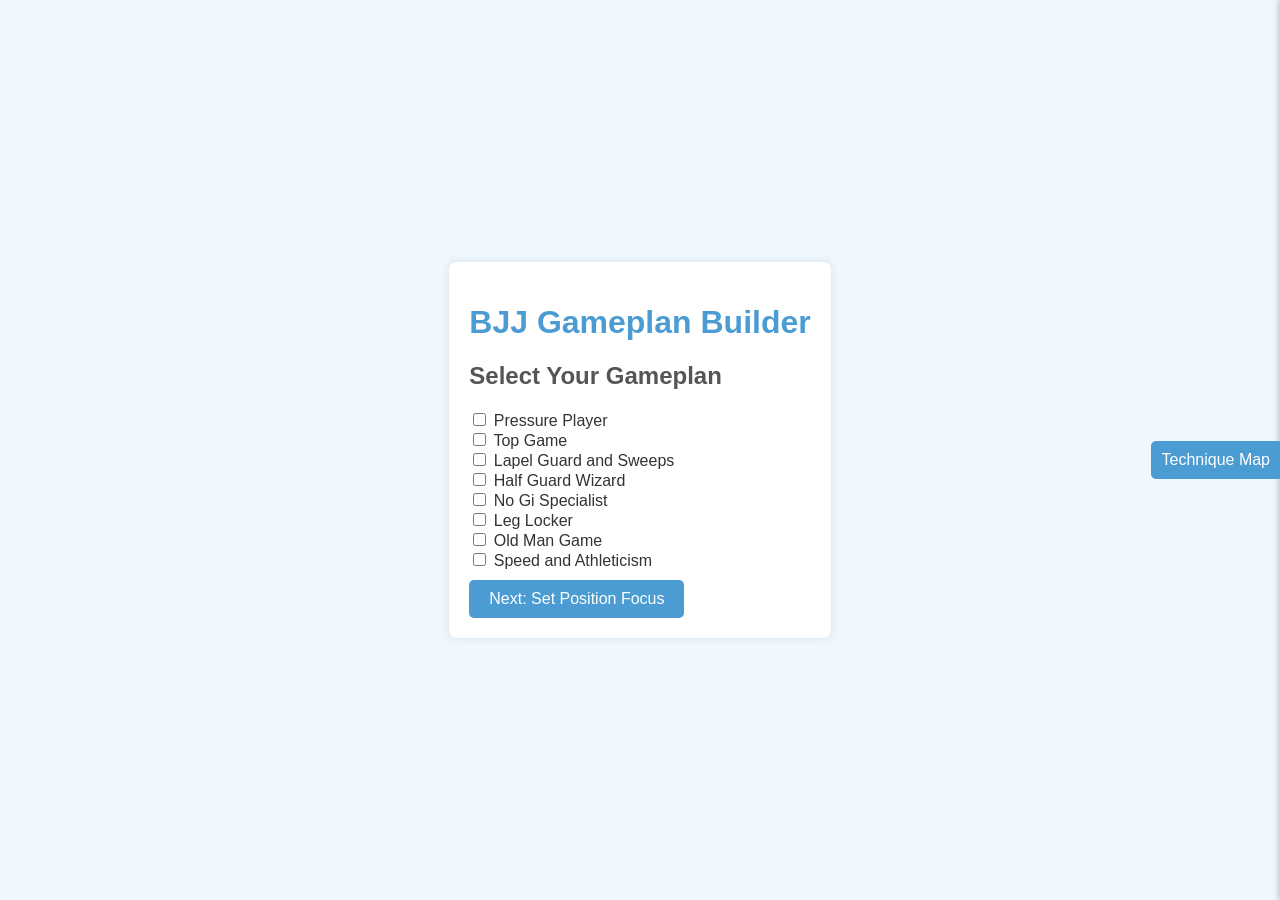
<file: index.html>
<!DOCTYPE html>
<html lang="en">
<head>
    <meta charset="UTF-8">
    <meta name="viewport" content="width=device-width, initial-scale=1.0">
    <title>BJJ Gameplan Builder</title>
    <link rel="stylesheet" href="styles.css">
</head>
<body>
    <div id="app">
        <header>
            <h1>BJJ Gameplan Builder</h1>
        </header>
        <main>
            <section id="gameplan-selection">
                <h2>Select Your Gameplan</h2>
                <form id="gameplan-form">
                    <label><input type="checkbox" name="gameplan" value="pressure_player"> Pressure Player</label><br>
                    <label><input type="checkbox" name="gameplan" value="top_game"> Top Game</label><br>
                    <label><input type="checkbox" name="gameplan" value="lapel_guard_sweeps"> Lapel Guard and Sweeps</label><br>
                    <label><input type="checkbox" name="gameplan" value="half_guard_wizard"> Half Guard Wizard</label><br>
                    <label><input type="checkbox" name="gameplan" value="no_gi_specialist"> No Gi Specialist</label><br>
                    <label><input type="checkbox" name="gameplan" value="leg_locker"> Leg Locker</label><br>
                    <label><input type="checkbox" name="gameplan" value="old_man_game"> Old Man Game</label><br>
                    <label><input type="checkbox" name="gameplan" value="speed_athleticism"> Speed and Athleticism</label><br>
                </form>
                <button onclick="showPositionFocus()">Next: Set Position Focus</button>
            </section>

            <section id="position-focus" style="display:none;">
                <h2>Set Position Focus</h2>
                <div id="positions"></div>
                <button onclick="showSuggestions()">Next: Get Suggestions</button>
            </section>

            <section id="suggestions" style="display:none;">
                <h2>Suggested Techniques</h2>
                <div id="techniques"></div>
                <button onclick="showFeedback()">Next: Give Feedback</button>
            </section>

            <section id="feedback" style="display:none;">
                <h2>Provide Feedback</h2>
                <textarea id="feedback-input" placeholder="Your feedback..."></textarea>
                <button onclick="updateGameplan()">Submit Feedback</button>
            </section>
        </main>
    </div>

    <div id="chord-tray" style="position: fixed; right: -400px; top: 0; width: 400px; height: 100%; background-color: #f0f8ff; box-shadow: -2px 0 5px rgba(0, 0, 0, 0.2); transition: right 0.3s ease;">
        <iframe id="chord-diagram" src="https://observablehq.com/embed/@ken-chapman/bjjmap?cells=viewof+diagram" style="width: 100%; height: 100%; border: none;"></iframe>
    </div>
    <button id="tray-toggle">Technique Map</button>

    <script src="script.js"></script>
</body>
</html>
</file>
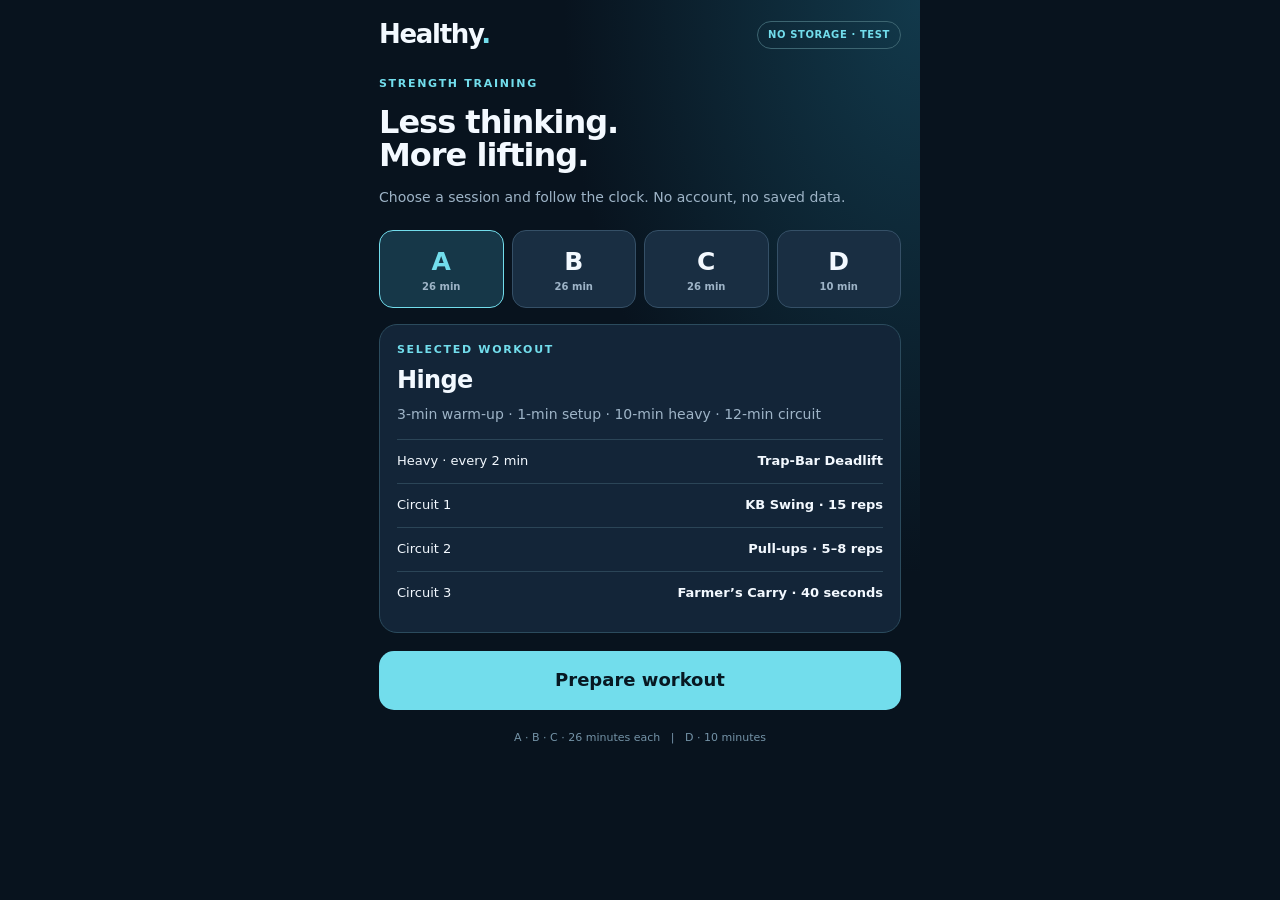
<file: healthy-strength-test.html>
<!doctype html>
<html lang="en">
<head>
<meta charset="utf-8">
<meta name="viewport" content="width=device-width,initial-scale=1,viewport-fit=cover,user-scalable=no">
<meta name="theme-color" content="#07111b">
<meta name="apple-mobile-web-app-capable" content="yes">
<meta name="apple-mobile-web-app-status-bar-style" content="black-translucent">
<title>Healthy Strength · iPhone Workout Test</title>
<style>
:root{color-scheme:dark;--bg:#08131e;--panel:#132538;--panel2:#1b3247;--line:#355066;--cyan:#72ddec;--lime:#c3ed85;--muted:#9eb4c7;--white:#f3f9ff;--red:#fc7e83;--amber:#f5c77d}
*{box-sizing:border-box}body{margin:0;background:var(--bg);color:var(--white);font:16px/1.45 -apple-system,BlinkMacSystemFont,"SF Pro Display",system-ui,sans-serif;-webkit-tap-highlight-color:transparent}button,input,textarea{font:inherit}button{cursor:pointer;touch-action:manipulation}button:disabled{opacity:.4;cursor:default}#app{max-width:560px;min-height:100dvh;margin:auto;padding:calc(16px + env(safe-area-inset-top)) 19px calc(24px + env(safe-area-inset-bottom));background:radial-gradient(ellipse at 100% 0,#12394b 0,transparent 45%),var(--bg)}.top{display:flex;align-items:center;justify-content:space-between;margin:0 0 22px}.logo{font-size:26px;font-weight:900;letter-spacing:-1.3px}.logo em{font-style:normal;color:var(--cyan)}.tag{padding:6px 10px;border:1px solid #3d6571;border-radius:30px;font-size:10px;color:var(--cyan);font-weight:900;letter-spacing:.6px}.eyebrow{font-size:11px;letter-spacing:1.7px;font-weight:900;color:var(--cyan);text-transform:uppercase}h1{font-size:32px;line-height:1.05;margin:14px 0;letter-spacing:-1px}h2{font-size:24px;line-height:1.13;letter-spacing:-.65px;margin:9px 0}p{color:var(--muted);font-size:14px;margin:10px 0 15px}.panel{background:var(--panel);border:1px solid #2b4b5d;border-radius:18px;padding:17px;margin:16px 0}.days{display:grid;grid-template-columns:repeat(4,minmax(0,1fr));gap:8px;margin:23px 0 15px}.day{background:#192e42;color:var(--white);border:1px solid #355067;border-radius:14px;padding:11px 4px;min-height:78px;font-size:25px;font-weight:900}.day small{font-size:10px;display:block;color:var(--muted);font-weight:600}.day.active{color:var(--cyan);border-color:var(--cyan);background:#163748}.row{display:flex;gap:12px;align-items:center;justify-content:space-between;padding:12px 0;border-top:1px solid #2b4557;font-size:13px}.row:first-child{border:0}.row b{font-weight:800}.row span:last-child{text-align:right}.muted{color:var(--muted)}.big{display:block;width:100%;border:0;border-radius:15px;background:var(--cyan);color:#071822;padding:16px;font-size:18px;font-weight:850;min-height:59px;margin-top:18px}.ghost{border:1px solid #365469;background:var(--panel2);color:var(--white);border-radius:12px;min-height:45px;font-size:13px;font-weight:800;padding:10px 14px}.actions{display:flex;gap:9px;align-items:center;margin:14px 0;flex-wrap:wrap}.actions>*{flex:1}.small{font-size:12px;color:var(--muted)}.center{text-align:center}.clock{font-size:clamp(83px,24vw,136px);letter-spacing:-.09em;font-weight:950;line-height:1.05;text-align:center;margin:26px 0 12px;font-variant-numeric:tabular-nums}.clock.amber{color:var(--amber)}.clock.red{color:var(--red)}.phase{text-align:center;font-size:12px;letter-spacing:1.5px;text-transform:uppercase;color:var(--cyan);font-weight:900}.go{text-align:center;color:var(--lime);font-weight:900;font-size:17px;height:27px}.move{text-align:center;font-size:clamp(28px,8vw,39px);font-weight:900;letter-spacing:-1.1px;line-height:1.1;min-height:68px;display:grid;place-items:center;margin:10px 0}.target{text-align:center;color:#c5d6e4;font-size:20px;font-weight:850}.next{text-align:center;color:var(--muted);font-size:13px;margin:22px 0 11px;min-height:42px}.next strong{display:block;color:var(--white);font-size:18px}.progress{height:7px;border-radius:10px;background:#274255;overflow:hidden;margin:14px 0 24px}.progress>i{display:block;height:100%;background:linear-gradient(90deg,var(--cyan),#a1efca);transition:width .2s linear}.timer-top{display:flex;justify-content:space-between;align-items:center;gap:10px}.warm{display:grid;grid-template-columns:1fr 1fr;gap:7px;margin:20px 0 32px}.warm div{background:#14293b;border-radius:10px;padding:9px;font-size:12px;color:#c7d8e4}.warm div:before{content:"✓ ";color:var(--lime)}.check{display:block;width:100%;padding:20px 10px;min-height:78px;border:0;border-radius:16px;background:#78e1f0;color:#08202b;font-size:23px;font-weight:900;margin:25px 0 8px}.check.complete{background:var(--lime)}.remain{text-align:center;font-size:13px;color:var(--muted);margin-top:9px}.foot{font-size:11px;text-align:center;color:#7493a7;margin:20px 0}.notice{border:1px solid #4b6b67;background:#173b36;border-radius:12px;padding:12px;color:#c3efdc;font-size:12px;line-height:1.5;margin:14px 0}.switch{accent-color:var(--cyan);width:19px;height:19px}.logrow{display:grid;grid-template-columns:minmax(0,1fr) 70px 70px;gap:8px;align-items:center;border-top:1px solid #29485d;padding:10px 0}.logrow:first-child{border-top:0}.logrow b{font-size:13px}.logrow small{display:block;color:var(--muted);font-size:11px}.logrow label{display:block;text-align:center;font-size:11px;color:var(--muted)}input[type=number]{width:100%;border:1px solid #48657b;border-radius:10px;padding:9px 2px;text-align:center;background:#081b2d;color:var(--white);font-size:16px}select{background:#081b2d;color:white;border:1px solid #48657b;border-radius:10px;padding:8px;font-size:13px;max-width:125px}textarea{width:100%;min-height:60px;background:#081b2d;color:white;border:1px solid #48657b;border-radius:10px;padding:9px}button:focus-visible,input:focus-visible{outline:2px solid var(--lime);outline-offset:2px} .badge{font-weight:900;color:var(--lime)}.note{font-size:12px;color:#a2b8c9}
</style>
</head>
<body><main id="app"><div class="top"><div class="logo">Healthy<em>.</em></div><span class="tag">TEST WORKOUT</span></div><h1>Strength</h1><p>Loading the interactive workout…</p><noscript>This workout requires JavaScript. Open the page in Safari.</noscript></main>
<script>
(function(){
"use strict";
var P={
a:{name:"Hinge",warm:["Hip hinge drill ×10","Band pull-apart ×15","Glute bridge ×12","Shoulder circles ×10"],heavy:["Trap-Bar Deadlift","3 reps"],circuit:[["KB Swing","15 reps"],["Pull-ups","5–8 reps"],["Farmer’s Carry","40 seconds"]]},
b:{name:"Squat + Push",warm:["Hip openers ×8/side","Ankle rocks ×10","Thoracic rotations ×8/side","Scap pull-up ×8"],heavy:["Heel-Elevated Goblet Squat","5 reps"],circuit:[["Dips","6–10 reps"],["KB Row","10 reps"],["Band Face Pull","20 reps"]]},
c:{name:"Posterior + Armor",warm:["Bear crawl ×20 m","Cossack squat ×6/side","Scap push-up ×10","Clubbell mill ×6/side"],heavy:["Barbell RDL","5 reps"],circuit:[["KB Swing","15 reps"],["Split Squat","8 reps/leg"],["Clubbell Mill","6 reps/side"]]},
d:{name:"Floor · Never Zero",warm:[],heavy:null,circuit:[["KB Swing","15 reps"],["Dips","6–10 reps"]]}
};
var S={day:"a",screen:"home",speed:1,base:0,stamp:0,paused:false,started:false,done:new Map(),heard:new Set(),sound:true,sore:false,elapsed:0,notes:"",awake:null};
var app=document.getElementById("app");
function total(){return S.day==="d"?600:1560}
function elapsed(){return Math.min(total(),S.started&&!S.paused?S.base+(Date.now()-S.stamp)*S.speed/1000:S.base)}
function fmt(v){v=Math.max(0,Math.floor(v));return Math.floor(v/60)+":"+String(v%60).padStart(2,"0")}
function x(t){return String(t).replace(/&/g,"&amp;").replace(/</g,"&lt;").replace(/>/g,"&gt;").replace(/"/g,"&quot;")}
function frame(raw){
 var e=Math.floor(Math.max(0,raw)),left=Math.max(0,total()-e);
 if(e>=total())return {phase:"Complete",left:0,rem:0,slot:null,name:"Workout complete",target:""};
 if(S.day==="d"){
 var m=Math.floor(e/60),i=m%2;
 return {phase:"Floor · EMOM",left:left,rem:60-e%60,slot:m,round:m+1,count:10,name:P.d.circuit[i][0],target:P.d.circuit[i][1],next:P.d.circuit[(i+1)%2][0],go:e%60<20};
 }
 if(e<180)return {phase:"Warm-up",left:left,rem:180-e,slot:null,name:"Get moving",target:"Warm-up · 3 minutes",next:P[S.day].heavy[0],warm:true};
 if(e<240)return {phase:"Set up",left:left,rem:240-e,slot:null,name:"Prepare your heavy lift",target:"1-minute setup",next:P[S.day].heavy[0]};
 if(e<840){
 var h=e-240,round=Math.floor(h/120),rem=120-h%120;
 if(S.sore&&round===4)return {phase:"Heavy · recovery",left:left,rem:rem,slot:null,name:"Extra recovery",target:"BJJ soreness adjustment",next:P[S.day].circuit[0][0],round:5,count:5};
 return {phase:"Heavy · E2MOM",left:left,rem:rem,slot:round,round:round+1,count:5,name:P[S.day].heavy[0],target:P[S.day].heavy[1],next:round===4?P[S.day].circuit[0][0]:P[S.day].heavy[0],go:h%120<20};
 }
 var c=e-840,m=Math.floor(c/60),i=m%3;
 return {phase:"Circuit · EMOM",left:left,rem:60-c%60,slot:5+m,round:m+1,count:12,name:P[S.day].circuit[i][0],target:P[S.day].circuit[i][1],next:P[S.day].circuit[(i+1)%3][0],go:c%60<20};
}
function header(){return '<div class="top"><div class="logo">Healthy<em>.</em></div><div class="tag">NO STORAGE · TEST</div></div>'}
function render(){
 var w=P[S.day],html=header(),f;
 if(S.screen==="home"){
 html+='<div class="eyebrow">Strength training</div><h1>Less thinking.<br>More lifting.</h1><p>Choose a session and follow the clock. No account, no saved data.</p><div class="days">';
 Object.keys(P).forEach(function(k){html+='<button class="day '+(S.day===k?'active':'')+'" data-action="day" data-id="'+k+'">'+k.toUpperCase()+'<small>'+(k==="d"?"10 min":"26 min")+'</small></button>'});
 html+='</div><div class="panel"><div class="eyebrow">Selected workout</div><h2>'+x(w.name)+'</h2><p>'+(S.day==="d"?"10-minute alternating EMOM":"3-min warm-up · 1-min setup · 10-min heavy · 12-min circuit")+'</p>';
 if(w.heavy)html+='<div class="row"><span>Heavy · every 2 min</span><b>'+x(w.heavy[0])+'</b></div>';
 w.circuit.forEach(function(z,i){html+='<div class="row"><span>'+((S.day==="d"?"Alternating ":"Circuit ")+(i+1))+'</span><b>'+x(z[0])+' · '+x(z[1])+'</b></div>'});
 html+='</div><button class="big" data-action="prepare">Prepare workout</button><div class="foot">A · B · C · 26 minutes each &nbsp; | &nbsp; D · 10 minutes</div>';
 }else if(S.screen==="prepare"){
 html+='<button class="ghost" data-action="home">← Back</button><h1 style="margin-top:25px">Ready for '+x(w.name)+'?</h1><div class="panel"><div class="row"><label for="snd">Audio cues</label><input id="snd" class="switch" type="checkbox" data-setting="sound" '+(S.sound?'checked':'')+'></div>';
 if(S.day!=="d")html+='<div class="row"><label for="sore">High BJJ soreness<br><span class="small">Recovery replaces heavy set 5</span></label><input id="sore" class="switch" type="checkbox" data-setting="sore" '+(S.sore?'checked':'')+'></div>';
 html+='</div><p>Tap <b>Mark set done</b> during each interval. No weights or reps until you finish.</p><div class="notice">Keep Safari open during the workout for visible countdown and sounds. Lock Screen and silent-switch playback are not guaranteed.</div><button class="big" data-action="start">Start '+(total()/60)+'-minute workout</button>';
 }else if(S.screen==="timer"){
 f=frame(elapsed());var done=f.slot!==null&&S.done.has(f.slot);
 html+='<div class="timer-top"><button class="ghost" data-action="finish">Finish</button><div class="eyebrow">Day '+S.day.toUpperCase()+' · '+S.speed+'×</div></div><div class="progress"><i style="width:'+(100*(1-f.left/total())).toFixed(2)+'%"></i></div><div class="phase">'+x(f.phase)+(f.count?' · '+f.round+'/'+f.count:'')+'</div><div class="clock '+(f.rem<=3?'red':f.rem<=10?'amber':'')+'">'+fmt(f.rem)+'</div><div class="go">'+(S.paused?'PAUSED':done?'SET COMPLETE':f.go?'GO':'&nbsp;')+'</div><div class="move">'+x(f.name)+'</div><div class="target">'+x(f.target)+'</div>';
 if(f.warm)html+='<div class="warm">'+w.warm.map(function(z){return '<div>'+x(z)+'</div>'}).join('')+'</div>';
 else html+='<div class="next">NEXT<strong>'+x(f.next||'Workout complete')+'</strong></div>';
 html+='<button class="check '+(done?'complete':'')+'" data-action="done" '+(f.slot===null||done||S.paused?'disabled':'')+'>'+(done?'✓ Set done':f.slot===null?'Follow the clock':'✓ Mark set done')+'</button><div class="remain">'+fmt(f.left)+' left · '+S.done.size+' sets completed</div><div class="actions"><button class="ghost" data-action="pause">'+(S.paused?'▶ Resume':'Ⅱ Pause')+'</button><button class="ghost" data-action="skip">Skip interval</button><button class="ghost" data-action="speed">'+S.speed+'× speed</button></div><div class="foot">Speed cycles: 1× → 10× → 60× · Use 60× for preview</div>';
 }else if(S.screen==="summary"){
 var names=[...new Set([...S.done.values()].map(function(r){return r.name}))];
 html+='<div style="font-size:68px;color:var(--lime);text-align:center;margin:25px 0 5px">✓</div><h1 class="center">Workout complete</h1><p class="center">'+x(w.name)+' · '+fmt(S.elapsed)+' · '+S.done.size+' sets</p><div class="panel"><div class="eyebrow">You trained</div>';
 if(!names.length)html+='<p>No completed sets were marked</p>';
 names.forEach(function(n){html+='<div class="row"><b>'+x(n)+'</b><span>'+[...S.done.values()].filter(function(z){return z.name===n}).length+' sets</span></div>'});
 html+='</div><div class="notice">Workout is complete even if you skip the numbers. Logging is optional.</div><button class="big" data-action="log">Fill in weights & reps (optional)</button><div class="actions"><button class="ghost" data-action="json">Export JSON</button><button class="ghost" data-action="csv">Export CSV</button></div><button class="ghost" style="width:100%" data-action="reset">Try another workout</button>';
 }else if(S.screen==="log"){
 html+='<button class="ghost" data-action="summary">← Summary</button><h1 style="margin-top:18px">Fill in numbers</h1><p>Weights and reps are optional. Everything is kept only while this page is open.</p><div class="panel">';
 if(!S.done.size)html+='<p>No sets marked</p>';
 S.done.forEach(function(r){html+='<div class="logrow"><div><b>'+x(r.name)+'</b><small>Set '+(r.slot+1)+' · '+x(r.target)+'</small></div><label>lb<input data-log="weight" data-slot="'+r.slot+'" type="number" min="0" step="2.5" placeholder="—" value="'+(r.weight==null?'':r.weight)+'"></label><label>reps<input data-log="reps" data-slot="'+r.slot+'" type="number" min="0" step="1" placeholder="—" value="'+(r.reps==null?'':r.reps)+'"></label></div>'});
 html+='</div><button class="big" data-action="summary">Done logging</button><div class="actions"><button class="ghost" data-action="json">Export JSON</button><button class="ghost" data-action="csv">Export CSV</button></div>';
 }
 app.innerHTML=html;
}
function tone(kind){
 if(!S.sound)return;
 try{
 var AC=window.AudioContext||window.webkitAudioContext;if(!AC)return;
 if(!S.audio)S.audio=new AC();S.audio.resume();
 var frequencies=kind==="complete"?[880,580]:kind==="warning"?[1120]:[660,880];
 frequencies.forEach(function(v,i){var o=S.audio.createOscillator(),g=S.audio.createGain(),t=S.audio.currentTime+i*.13;o.frequency.value=v;o.type="sine";o.connect(g);g.connect(S.audio.destination);g.gain.setValueAtTime(.001,t);g.gain.exponentialRampToValueAtTime(.14,t+.016);g.gain.exponentialRampToValueAtTime(.001,t+.105);o.start(t);o.stop(t+.115)});
 }catch(err){}
}
function wake(){try{if(navigator.wakeLock&&document.visibilityState==="visible")navigator.wakeLock.request("screen").then(function(w){S.awake=w}).catch(function(){})}catch(err){}}
function start(){S.screen="timer";S.speed=1;S.base=0;S.stamp=Date.now();S.paused=false;S.started=true;S.heard.clear();S.done.clear();tone("go");wake();render()}
function finish(){S.elapsed=Math.floor(elapsed());S.started=false;S.paused=false;S.screen="summary";tone("complete");if(S.awake){try{S.awake.release()}catch(err){}}render()}
function seek(t){S.base=Math.min(total(),Math.max(0,t));S.stamp=Date.now();if(S.base>=total())finish();else render()}
function skip(){var e=elapsed(),t;if(S.day==="d")t=60*(Math.floor(e/60)+1);else if(e<180)t=180;else if(e<240)t=240;else if(e<840)t=240+120*(Math.floor((e-240)/120)+1);else t=840+60*(Math.floor((e-840)/60)+1);seek(t)}
function changeSpeed(){S.base=elapsed();S.stamp=Date.now();S.speed=S.speed===1?10:S.speed===10?60:1;render()}
function exportFile(kind){
 var records=[...S.done.values()],name="healthy-strength-"+S.day+"-"+kind;
 var data,typ;if(kind==="json"){data=JSON.stringify({day:S.day,workout:P[S.day].name,durationSeconds:S.elapsed,completedSets:records.length,sets:records},null,2);typ="application/json"}else{var rows=[["day","slot","movement","target","weight_lb","reps"]].concat(records.map(function(r){return [S.day,r.slot+1,r.name,r.target,r.weight==null?"":r.weight,r.reps==null?"":r.reps]}));data=rows.map(function(row){return row.map(function(c){return '"'+String(c).replace(/"/g,'""')+'"'}).join(",")}).join("\r\n");typ="text/csv"}
 var blob=new Blob([data],{type:typ}),u=URL.createObjectURL(blob),a=document.createElement("a");a.href=u;a.download=name+"."+(kind==="json"?"json":"csv");document.body.appendChild(a);a.click();a.remove();setTimeout(function(){URL.revokeObjectURL(u)},5000);
}
app.addEventListener("click",function(ev){
 var btn=ev.target.closest("button[data-action]");if(!btn)return;
 var a=btn.dataset.action;
 if(a==="day"){S.day=btn.dataset.id;render()}
 else if(a==="prepare"){S.screen="prepare";render()}
 else if(a==="home"||a==="reset"){S.started=false;S.screen="home";render()}
 else if(a==="start")start();
 else if(a==="finish"){if(window.confirm("Finish this workout now?"))finish()}
 else if(a==="done"){var f=frame(elapsed());if(f.slot!==null&&!S.done.has(f.slot)&&!S.paused){S.done.set(f.slot,{slot:f.slot,name:f.name,target:f.target,weight:null,reps:null});if(navigator.vibrate)navigator.vibrate(35);render()}}
 else if(a==="pause"){if(S.paused){S.stamp=Date.now();S.paused=false;wake()}else{S.base=elapsed();S.paused=true}render()}
 else if(a==="skip")skip();
 else if(a==="speed")changeSpeed();
 else if(a==="summary"){S.screen="summary";render()}
 else if(a==="log"){S.screen="log";render()}
 else if(a==="json"||a==="csv")exportFile(a);
});
app.addEventListener("change",function(e){
 var t=e.target;
 if(t.dataset.setting==="sound")S.sound=t.checked;
 if(t.dataset.setting==="sore")S.sore=t.checked;
 if(t.dataset.log){var record=S.done.get(Number(t.dataset.slot));if(record)record[t.dataset.log]=t.value===""?null:Number(t.value)}
});
document.addEventListener("visibilitychange",function(){if(S.screen==="timer"&&!S.paused&&document.visibilityState==="visible")wake()});
setInterval(function(){
 if(S.screen!=="timer"||S.paused||!S.started)return;
 if(elapsed()>=total()){finish();return}
 var f=frame(elapsed()),key=f.phase+":"+f.slot+":"+f.round;
 if(!S.heard.has(key)){S.heard.add(key);tone("go")}
 if(f.slot!==null&&f.rem===3&&!S.heard.has(key+"-warn")){S.heard.add(key+"-warn");tone("warning")}
 if(S.visibleKey!==key){S.visibleKey=key;render();return}
 var clock=app.querySelector(".clock"),remaining=app.querySelector(".remain"),bar=app.querySelector(".progress i"),state=app.querySelector(".go");
 if(clock){clock.textContent=fmt(f.rem);clock.classList.toggle("amber",f.rem>3&&f.rem<=10);clock.classList.toggle("red",f.rem<=3)}
 if(remaining)remaining.textContent=fmt(f.left)+" left · "+S.done.size+" sets completed";
 if(bar)bar.style.width=(100*(1-f.left/total())).toFixed(2)+"%";
 if(state)state.textContent=S.paused?"PAUSED":f.slot!==null&&S.done.has(f.slot)?"SET COMPLETE":f.go?"GO":"";
},250);
render();
})();
</script></body></html>
</file>
<file: styles.css>
body {
    font-family: 'Arial', sans-serif;
    background-color: #f0f8ff; /* Light Bluey background */
    color: #333;
    margin: 0;
    padding: 0;
    display: flex;
    justify-content: center;
    align-items: center;
    height: 100vh;
}

#app {
    max-width: 800px;
    margin: auto;
    padding: 20px;
    background-color: #fff;
    border-radius: 8px;
    box-shadow: 0 0 10px rgba(0, 0, 0, 0.1);
}

header {
    text-align: center;
    margin-bottom: 20px;
}

h1 {
    color: #4b9cd3; /* Bluey-inspired color */
}

h2 {
    color: #555;
}

button {
    background-color: #4b9cd3;
    color: #fff;
    border: none;
    padding: 10px 20px;
    border-radius: 5px;
    cursor: pointer;
    margin-top: 10px;
    font-size: 16px;
}

button:hover {
    background-color: #357ab7;
}

textarea {
    width: 100%;
    height: 100px;
    margin-top: 10px;
    padding: 10px;
    border-radius: 5px;
    border: 1px solid #ccc;
}

#chord-tray {
    position: fixed;
    right: -400px;
    top: 0;
    width: 400px;
    height: 100%;
    background-color: #f0f8ff;
    box-shadow: -2px 0 5px rgba(0, 0, 0, 0.2);
    transition: right 0.3s ease;
}

#tray-toggle {
    position: fixed;
    right: 0;
    top: 50%;
    transform: translateY(-50%);
    background-color: #4b9cd3;
    color: white;
    border: none;
    padding: 10px;
    border-radius: 5px 0 0 5px;
    cursor: pointer;
}

#chord-diagram {
    width: 100%;
    height: 100%;
    border: none;
}

#tray-open {
    right: 0;
}
</file>
